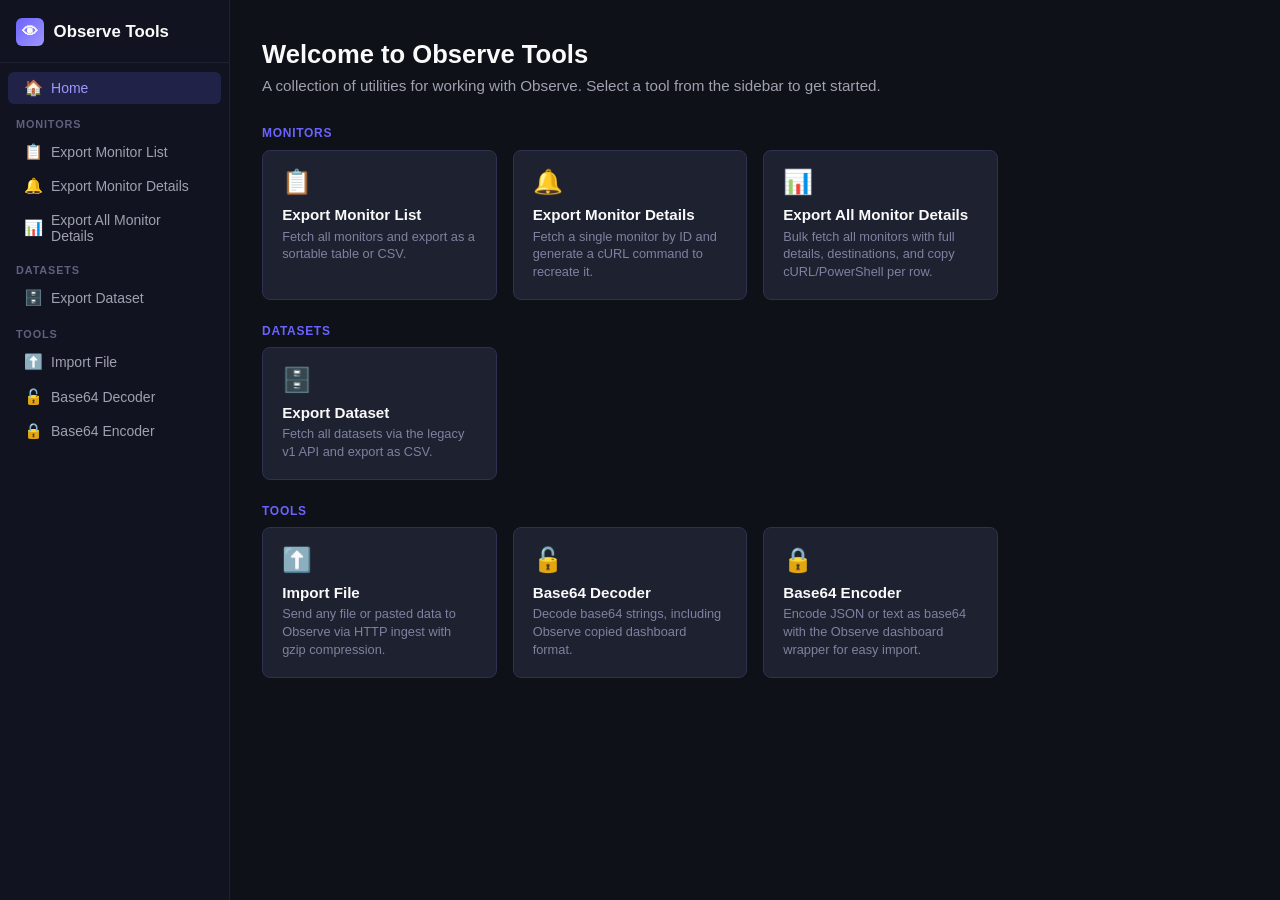
<file: standalone/index.html>
<!DOCTYPE html>
<html lang="en">
<head>
  <meta charset="UTF-8" />
  <meta name="viewport" content="width=device-width, initial-scale=1.0" />
  <title>Observe Tools</title>
  <style>
    *, *::before, *::after { box-sizing: border-box; margin: 0; padding: 0; }

    body {
      font-family: -apple-system, BlinkMacSystemFont, "Segoe UI", Roboto, sans-serif;
      background: #0e1117;
      color: #fafafa;
      height: 100vh;
      display: flex;
      overflow: hidden;
    }

    /* ── Sidebar ─────────────────────────────────────────────────────────── */
    nav {
      width: 230px;
      min-width: 230px;
      background: #111420;
      border-right: 1px solid #1e2130;
      display: flex;
      flex-direction: column;
      overflow-y: auto;
      padding-bottom: 1.5rem;
    }

    .logo {
      display: flex;
      align-items: center;
      gap: .6rem;
      padding: 1.1rem 1rem 1rem;
      font-size: 1.05rem;
      font-weight: 700;
      color: #fafafa;
      border-bottom: 1px solid #1e2130;
      margin-bottom: .5rem;
    }

    .logo-icon {
      width: 28px;
      height: 28px;
      background: linear-gradient(135deg, #6c63ff, #9f96ff);
      border-radius: 6px;
      display: flex;
      align-items: center;
      justify-content: center;
      font-size: 1rem;
      flex-shrink: 0;
    }

    .nav-group-label {
      font-size: .68rem;
      font-weight: 700;
      letter-spacing: .08em;
      text-transform: uppercase;
      color: #606080;
      padding: .8rem 1rem .3rem;
    }

    nav a {
      display: flex;
      align-items: center;
      gap: .55rem;
      padding: .45rem 1rem;
      font-size: .875rem;
      color: #a0a0b0;
      text-decoration: none;
      border-radius: 6px;
      margin: 1px .5rem;
      transition: background .12s, color .12s;
      cursor: pointer;
    }

    nav a:hover { background: #1e2130; color: #fafafa; }
    nav a.active { background: rgba(108,99,255,.18); color: #9f96ff; font-weight: 500; }

    .nav-icon { font-size: .95rem; width: 1.2em; text-align: center; flex-shrink: 0; }

    /* ── Main content ────────────────────────────────────────────────────── */
    main {
      flex: 1;
      display: flex;
      flex-direction: column;
      overflow: hidden;
    }

    #welcome {
      flex: 1;
      display: flex;
      flex-direction: column;
      padding: 2.5rem 2rem;
      overflow-y: auto;
    }

    #welcome h1 { font-size: 1.6rem; font-weight: 700; margin-bottom: .5rem; }
    #welcome .subtitle { color: #a0a0b0; font-size: .95rem; margin-bottom: 2rem; }

    .card-grid { display: grid; grid-template-columns: repeat(auto-fill, minmax(220px, 1fr)); gap: 1rem; }

    .welcome-card {
      background: #1e2130;
      border: 1px solid #2e3150;
      border-radius: 8px;
      padding: 1.1rem 1.2rem;
      cursor: pointer;
      transition: border-color .15s, background .15s;
    }
    .welcome-card:hover { border-color: #6c63ff; background: #222540; }

    .welcome-card .wc-icon { font-size: 1.5rem; margin-bottom: .6rem; }
    .welcome-card .wc-title { font-size: .95rem; font-weight: 600; margin-bottom: .3rem; }
    .welcome-card .wc-desc { font-size: .8rem; color: #8080a0; line-height: 1.4; }

    .section-label {
      font-size: .75rem;
      font-weight: 700;
      letter-spacing: .06em;
      text-transform: uppercase;
      color: #6c63ff;
      margin: 1.5rem 0 .6rem;
    }
    .section-label:first-of-type { margin-top: 0; }

    iframe {
      flex: 1;
      border: none;
      display: none;
      width: 100%;
      height: 100%;
    }
  </style>
</head>
<body>

<nav>
  <div class="logo">
    <div class="logo-icon">👁</div>
    Observe Tools
  </div>

  <a href="#" data-src="" class="active" id="home-link">
    <span class="nav-icon">🏠</span> Home
  </a>

  <div class="nav-group-label">Monitors</div>
  <a href="#" data-src="tools/export_monitor_list.html">
    <span class="nav-icon">📋</span> Export Monitor List
  </a>
  <a href="#" data-src="tools/export_monitor_details.html">
    <span class="nav-icon">🔔</span> Export Monitor Details
  </a>
  <a href="#" data-src="tools/export_all_monitor_details.html">
    <span class="nav-icon">📊</span> Export All Monitor Details
  </a>

  <div class="nav-group-label">Datasets</div>
  <a href="#" data-src="tools/export_dataset.html">
    <span class="nav-icon">🗄️</span> Export Dataset
  </a>

  <div class="nav-group-label">Tools</div>
  <a href="#" data-src="tools/import_file.html">
    <span class="nav-icon">⬆️</span> Import File
  </a>
  <a href="#" data-src="tools/base64_decoder.html">
    <span class="nav-icon">🔓</span> Base64 Decoder
  </a>
  <a href="#" data-src="tools/base64_encoder.html">
    <span class="nav-icon">🔒</span> Base64 Encoder
  </a>
</nav>

<main>
  <div id="welcome">
    <h1>Welcome to Observe Tools</h1>
    <p class="subtitle">A collection of utilities for working with Observe. Select a tool from the sidebar to get started.</p>

    <div class="section-label">Monitors</div>
    <div class="card-grid">
      <div class="welcome-card" data-src="tools/export_monitor_list.html">
        <div class="wc-icon">📋</div>
        <div class="wc-title">Export Monitor List</div>
        <div class="wc-desc">Fetch all monitors and export as a sortable table or CSV.</div>
      </div>
      <div class="welcome-card" data-src="tools/export_monitor_details.html">
        <div class="wc-icon">🔔</div>
        <div class="wc-title">Export Monitor Details</div>
        <div class="wc-desc">Fetch a single monitor by ID and generate a cURL command to recreate it.</div>
      </div>
      <div class="welcome-card" data-src="tools/export_all_monitor_details.html">
        <div class="wc-icon">📊</div>
        <div class="wc-title">Export All Monitor Details</div>
        <div class="wc-desc">Bulk fetch all monitors with full details, destinations, and copy cURL/PowerShell per row.</div>
      </div>
    </div>

    <div class="section-label">Datasets</div>
    <div class="card-grid">
      <div class="welcome-card" data-src="tools/export_dataset.html">
        <div class="wc-icon">🗄️</div>
        <div class="wc-title">Export Dataset</div>
        <div class="wc-desc">Fetch all datasets via the legacy v1 API and export as CSV.</div>
      </div>
    </div>

    <div class="section-label">Tools</div>
    <div class="card-grid">
      <div class="welcome-card" data-src="tools/import_file.html">
        <div class="wc-icon">⬆️</div>
        <div class="wc-title">Import File</div>
        <div class="wc-desc">Send any file or pasted data to Observe via HTTP ingest with gzip compression.</div>
      </div>
      <div class="welcome-card" data-src="tools/base64_decoder.html">
        <div class="wc-icon">🔓</div>
        <div class="wc-title">Base64 Decoder</div>
        <div class="wc-desc">Decode base64 strings, including Observe copied dashboard format.</div>
      </div>
      <div class="welcome-card" data-src="tools/base64_encoder.html">
        <div class="wc-icon">🔒</div>
        <div class="wc-title">Base64 Encoder</div>
        <div class="wc-desc">Encode JSON or text as base64 with the Observe dashboard wrapper for easy import.</div>
      </div>
    </div>
  </div>

  <iframe id="toolFrame" title="Tool"></iframe>
</main>

<script>
  const welcome = document.getElementById('welcome');
  const frame   = document.getElementById('toolFrame');

  function navigate(src, activeEl) {
    document.querySelectorAll('nav a').forEach(a => a.classList.remove('active'));
    if (activeEl) activeEl.classList.add('active');

    if (!src) {
      frame.style.display = 'none';
      welcome.style.display = 'flex';
    } else {
      welcome.style.display = 'none';
      frame.style.display = 'block';
      frame.src = src;
    }
  }

  document.querySelectorAll('nav a[data-src]').forEach(a => {
    a.addEventListener('click', e => {
      e.preventDefault();
      navigate(a.dataset.src, a);
    });
  });

  document.querySelectorAll('.welcome-card[data-src]').forEach(card => {
    card.addEventListener('click', () => {
      const src = card.dataset.src;
      const navLink = document.querySelector(`nav a[data-src="${src}"]`);
      navigate(src, navLink);
    });
  });

  document.getElementById('home-link').addEventListener('click', e => {
    e.preventDefault();
    navigate('', document.getElementById('home-link'));
  });
</script>
</body>
</html>
</file>
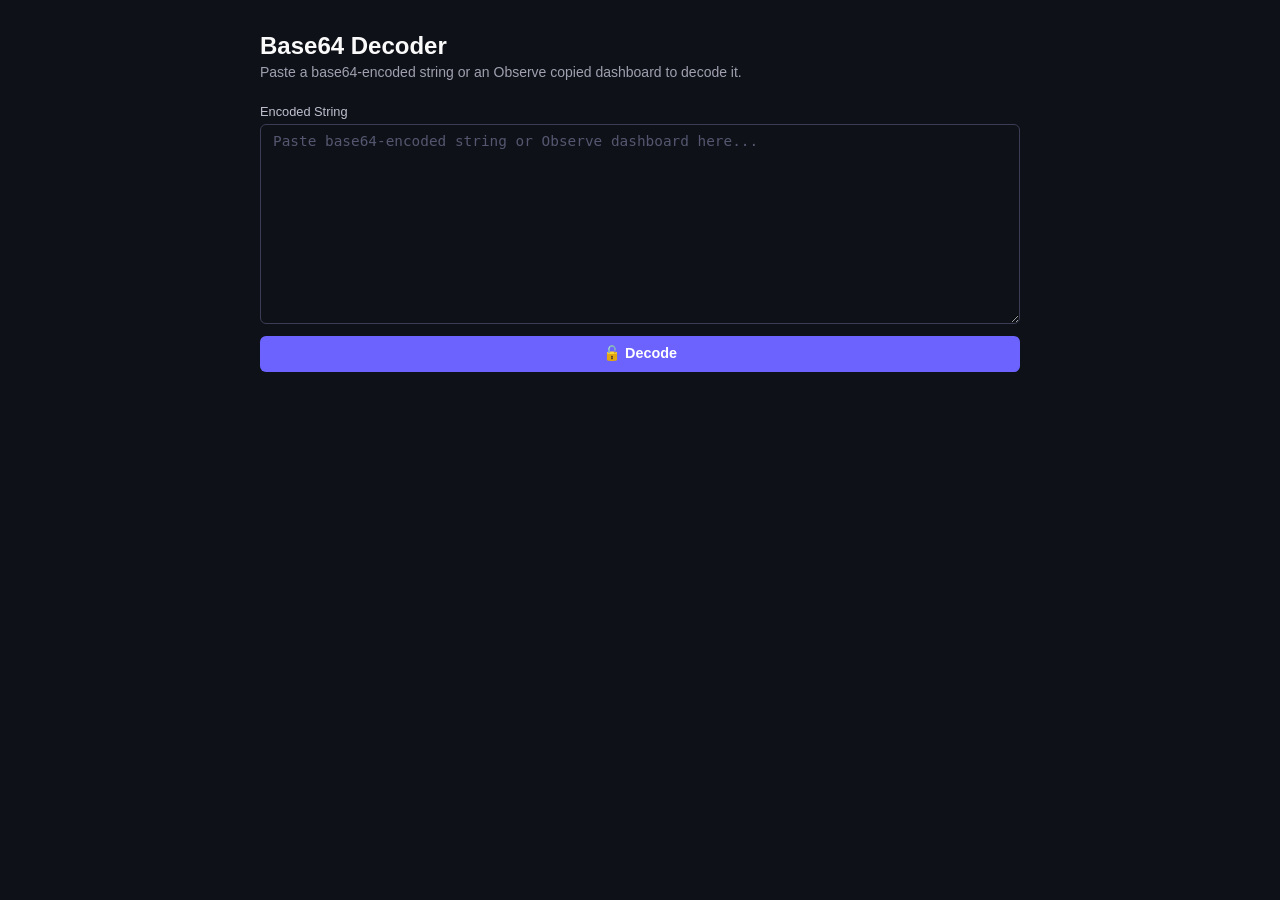
<file: standalone/tools/base64_decoder.html>
<!DOCTYPE html>
<html lang="en">
<head>
  <meta charset="UTF-8" />
  <meta name="viewport" content="width=device-width, initial-scale=1.0" />
  <title>Base64 Decoder — Observe</title>
  <link rel="stylesheet" href="../shared.css" />
  <style>.container { max-width: 760px; margin: 0 auto; }</style>
</head>
<body>
<div class="container">
  <h1>Base64 Decoder</h1>
  <p class="caption">Paste a base64-encoded string or an Observe copied dashboard to decode it.</p>

  <div>
    <label for="encodedInput">Encoded String</label>
    <textarea id="encodedInput" placeholder="Paste base64-encoded string or Observe dashboard here..."></textarea>
  </div>

  <button class="primary full" id="decodeBtn">🔓 Decode</button>

  <div class="alert" id="alertBox"></div>

  <div class="output-section" id="outputSection">
    <label>Decoded Output</label>
    <div class="output-box">
      <button class="copy-btn" id="copyBtn">Copy</button>
      <pre id="outputPre"></pre>
    </div>
  </div>
</div>

<script src="../shared.js"></script>
<script>
  const OBSERVE_START = "/* Observe!Start ";
  const OBSERVE_END   = " Observe!End */";

  document.getElementById('decodeBtn').addEventListener('click', () => {
    const input = document.getElementById('encodedInput').value;
    if (!input.trim()) { showAlert('warning', 'Paste a base64-encoded string first.'); return; }
    hideAlert();
    try {
      let result;
      if (input.includes(OBSERVE_START) && input.includes(OBSERVE_END)) {
        const startIdx = input.indexOf(OBSERVE_START) + OBSERVE_START.length;
        const endIdx   = input.indexOf(OBSERVE_END);
        if (endIdx <= startIdx) throw new Error('Malformed Observe dashboard format.');
        result = tryPrettyJson(decodeB64(input.slice(startIdx, endIdx).trim()));
      } else {
        result = tryPrettyJson(decodeB64(input.trim()));
      }
      document.getElementById('outputPre').textContent = result;
      document.getElementById('outputSection').classList.add('show');
    } catch (err) {
      showAlert('error', `Failed to decode: ${err.message}`);
      document.getElementById('outputSection').classList.remove('show');
    }
  });

  document.getElementById('copyBtn').addEventListener('click', e => {
    copyToClipboard(document.getElementById('outputPre').textContent, e.target);
  });
</script>
</body>
</html>
</file>
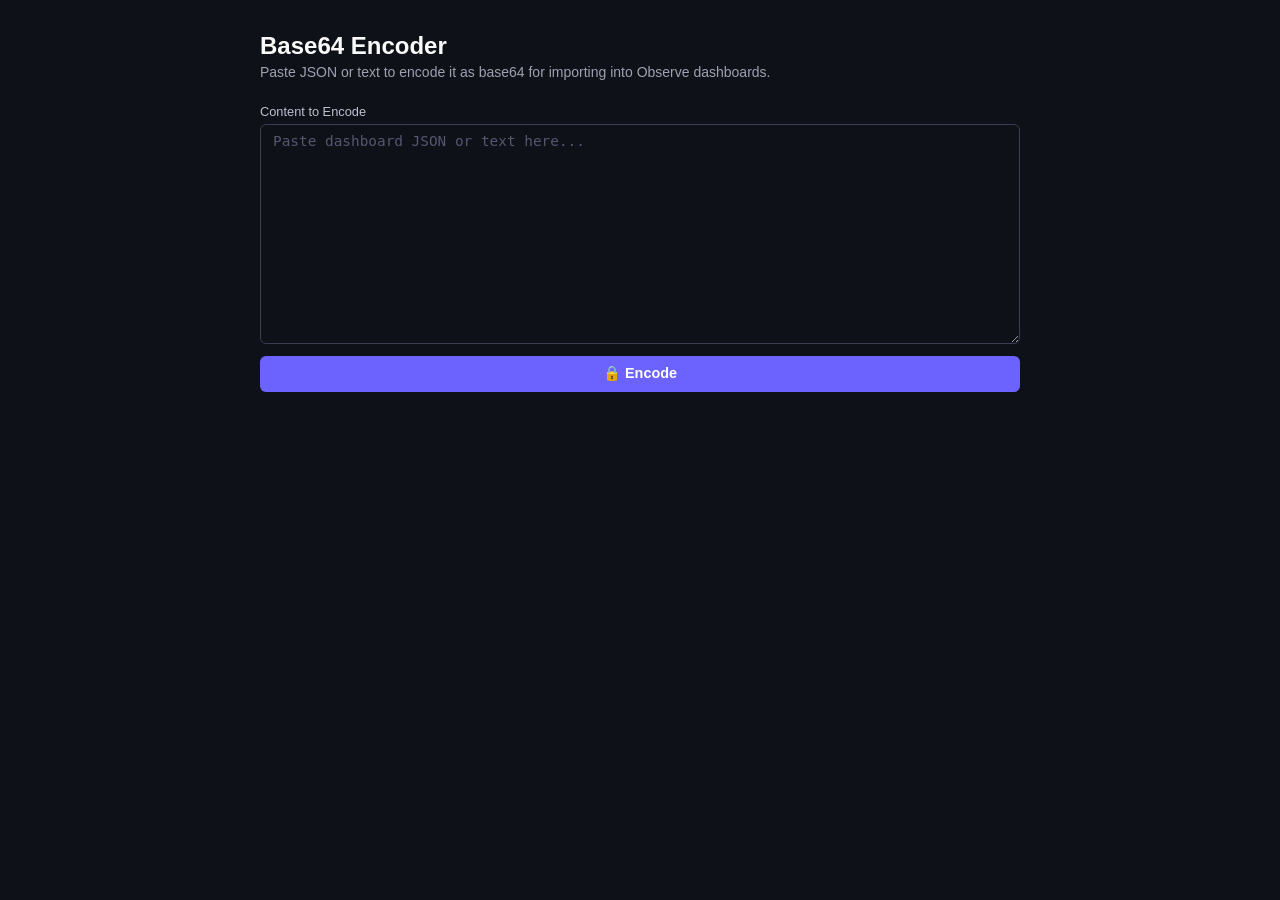
<file: standalone/tools/base64_encoder.html>
<!DOCTYPE html>
<html lang="en">
<head>
  <meta charset="UTF-8" />
  <meta name="viewport" content="width=device-width, initial-scale=1.0" />
  <title>Base64 Encoder — Observe</title>
  <link rel="stylesheet" href="../shared.css" />
  <style>
    .container { max-width: 760px; margin: 0 auto; }
    textarea { min-height: 220px; }
    .output-box pre { word-break: break-all; }
  </style>
</head>
<body>
<div class="container">
  <h1>Base64 Encoder</h1>
  <p class="caption">Paste JSON or text to encode it as base64 for importing into Observe dashboards.</p>

  <div>
    <label for="rawInput">Content to Encode</label>
    <textarea id="rawInput" placeholder="Paste dashboard JSON or text here..."></textarea>
  </div>

  <button class="primary full" id="encodeBtn">🔒 Encode</button>

  <div class="alert" id="alertBox"></div>

  <div class="output-section" id="outputSection">
    <label>Encoded Output</label>
    <div class="output-box">
      <button class="copy-btn" id="copyBtn">Copy</button>
      <pre id="outputPre"></pre>
    </div>
  </div>
</div>

<script src="../shared.js"></script>
<script>
  const HEADER = "Observe Copied Dashboard\nOpenTelemetry - Host Metrics\n/* Observe!Start ";
  const FOOTER = " Observe!End */";

  document.getElementById('encodeBtn').addEventListener('click', () => {
    const raw = document.getElementById('rawInput').value;
    if (!raw.trim()) { showAlert('warning', 'Paste some content to encode first.'); return; }
    hideAlert();
    let inputStr;
    try { const parsed = JSON.parse(raw.trim()); inputStr = JSON.stringify(parsed); }
    catch { inputStr = raw.trim(); }
    const result = `${HEADER}${btoa(unescape(encodeURIComponent(inputStr)))}${FOOTER}`;
    document.getElementById('outputPre').textContent = result;
    document.getElementById('outputSection').classList.add('show');
  });

  document.getElementById('copyBtn').addEventListener('click', e => {
    copyToClipboard(document.getElementById('outputPre').textContent, e.target);
  });
</script>
</body>
</html>
</file>
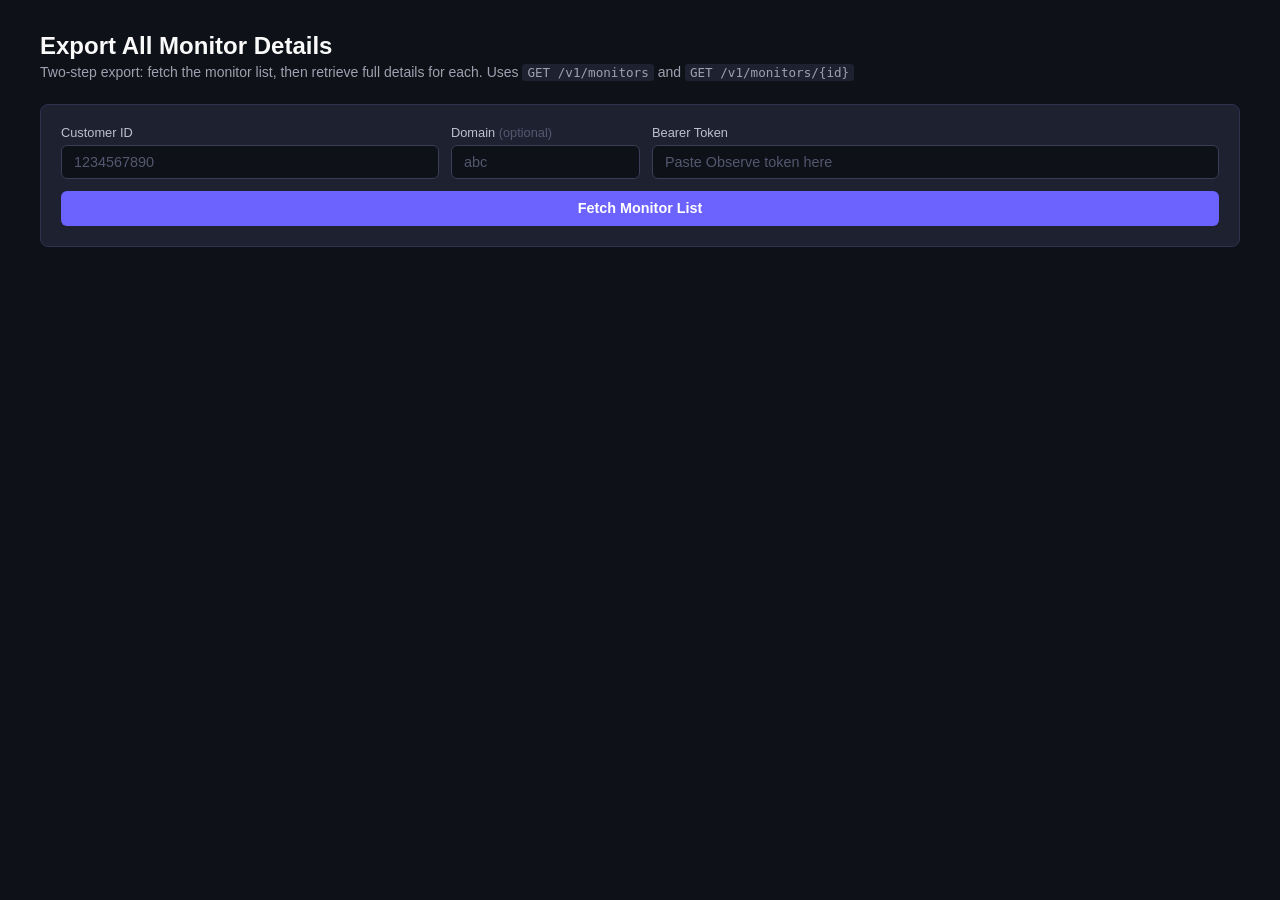
<file: standalone/tools/export_all_monitor_details.html>
<!DOCTYPE html>
<html lang="en">
<head>
  <meta charset="UTF-8" />
  <meta name="viewport" content="width=device-width, initial-scale=1.0" />
  <title>Export All Monitor Details — Observe</title>
  <link rel="stylesheet" href="../shared.css" />
  <style>.container { max-width: 1200px; margin: 0 auto; }</style>
</head>
<body>
<div class="container">
  <h1>Export All Monitor Details</h1>
  <p class="caption">Two-step export: fetch the monitor list, then retrieve full details for each. Uses <code>GET /v1/monitors</code> and <code>GET /v1/monitors/{id}</code></p>

  <div class="card">
    <div class="row row-3">
      <div>
        <label>Customer ID</label>
        <input type="text" id="customerId" placeholder="1234567890" />
      </div>
      <div>
        <label>Domain <span style="color:#555770">(optional)</span></label>
        <input type="text" id="domain" placeholder="abc" />
      </div>
      <div>
        <label>Bearer Token</label>
        <input type="password" id="token" placeholder="Paste Observe token here" />
      </div>
    </div>
    <button class="primary full" id="fetchListBtn">Fetch Monitor List</button>
  </div>

  <div class="alert" id="alertBox"></div>

  <div id="step1Results" style="display:none">
    <div class="toolbar">
      <button class="primary" id="fetchDetailsBtn">⟳ Fetch All Details</button>
      <span class="count" id="listCount"></span>
    </div>
    <div class="table-wrap" id="listTable"></div>
  </div>

  <div id="step2Section" style="display:none">
    <div class="progress-wrap">
      <div class="progress-label" id="progressLabel">Fetching…</div>
      <div class="progress-bar-bg"><div class="progress-bar-fill" id="progressFill"></div></div>
    </div>
  </div>

  <div id="step2Results" style="display:none">
    <div class="toolbar">
      <button class="secondary" id="csvBtn">⬇ Download CSV</button>
      <button class="secondary" id="jsonBtn">⬇ Download JSON</button>
      <span class="count" id="detailCount"></span>
    </div>
    <div class="table-wrap" id="detailTable"></div>
  </div>
</div>

<script src="../shared.js"></script>
<script>
  let monitorList = [], detailsMap = {};
  let cid = '', dom = '', tok = '';

  function renderListTable() {
    const hdrs = ['Name', 'Monitor ID', 'Description', 'Type', 'Status', 'Last Modified'];
    const rows = monitorList.map(m => `<tr>
      <td>${esc(m.name)}</td><td class="mono">${esc(m.id)}</td>
      <td class="dim sm">${esc(m.description)}</td>
      <td>${typeBadge(m.ruleKind)}</td>
      <td><span class="status-badge ${m.disabled ? 'stat-disabled' : 'stat-enabled'}">${m.disabled ? 'Disabled' : 'Enabled'}</span></td>
      <td class="dim sm" style="white-space:nowrap">${esc(nanoToDatetime(m.monitorVersion))}</td>
    </tr>`).join('');
    document.getElementById('listTable').innerHTML = `<table><thead><tr>${hdrs.map(h => `<th>${h}</th>`).join('')}</tr></thead><tbody>${rows}</tbody></table>`;
  }

  function renderDetailTable() {
    const hdrs = ['Name', 'Monitor ID', 'Description', 'Dataset ID(s)', 'Type', 'Status', 'Last Modified', 'Destinations', 'POST'];
    const rows = monitorList.map(m => {
      const detail = detailsMap[m.id];
      const postHTML = detail
        ? `<div class="post-btns"><button class="btn-curl" data-mid="${esc(m.id)}">cURL</button><button class="btn-ps" data-mid="${esc(m.id)}">PS</button></div>`
        : `<span class="dim sm">failed</span>`;
      const dsIds = extractDatasetIds(detail);
      const dsHTML = dsIds.length ? dsIds.map(d => `<span class="mono dim">${esc(d)}</span>`).join('<br>') : `<span class="dim">—</span>`;
      return `<tr>
        <td>${esc(m.name)}</td><td class="mono">${esc(m.id)}</td>
        <td class="dim sm">${esc(m.description)}</td>
        <td>${dsHTML}</td>
        <td>${typeBadge(m.ruleKind)}</td>
        <td><span class="status-badge ${m.disabled ? 'stat-disabled' : 'stat-enabled'}">${m.disabled ? 'Disabled' : 'Enabled'}</span></td>
        <td class="sm" style="white-space:nowrap;color:#a0a0b0">${esc(nanoToDatetime(m.monitorVersion))}</td>
        <td>${destIcons((detail?.actionRules) || [])}</td>
        <td>${postHTML}</td>
      </tr>`;
    }).join('');
    document.getElementById('detailTable').innerHTML = `<table><thead><tr>${hdrs.map(h => `<th>${h}</th>`).join('')}</tr></thead><tbody>${rows}</tbody></table>`;
  }

  document.getElementById('fetchListBtn').addEventListener('click', async () => {
    cid = document.getElementById('customerId').value.trim();
    dom = document.getElementById('domain').value.trim();
    tok = document.getElementById('token').value.trim();
    if (!cid || !tok) { showAlert('error', 'Customer ID and Bearer Token are required.'); return; }
    hideAlert();
    document.getElementById('fetchListBtn').disabled = true;
    document.getElementById('fetchListBtn').textContent = 'Fetching…';
    document.getElementById('step2Results').style.display = 'none';
    try {
      const resp = await fetch(`https://${buildObserveHost(cid, dom)}/v1/monitors`, { headers: observeAuthHeaders(cid, tok) });
      if (!resp.ok) throw new Error(`HTTP ${resp.status}: ${await resp.text()}`);
      const data = await resp.json();
      monitorList = Array.isArray(data) ? data : [];
      detailsMap = {};
      if (!monitorList.length) { showAlert('info', 'No monitors found.'); document.getElementById('step1Results').style.display = 'none'; }
      else {
        document.getElementById('listCount').textContent = `${monitorList.length} monitor${monitorList.length !== 1 ? 's' : ''}`;
        renderListTable();
        document.getElementById('step1Results').style.display = 'block';
      }
    } catch (e) { showAlert('error', e.message); }
    document.getElementById('fetchListBtn').disabled = false;
    document.getElementById('fetchListBtn').textContent = 'Fetch Monitor List';
  });

  document.getElementById('fetchDetailsBtn').addEventListener('click', async () => {
    if (!monitorList.length) return;
    document.getElementById('fetchDetailsBtn').disabled = true;
    document.getElementById('step2Section').style.display = 'block';
    document.getElementById('step2Results').style.display = 'none';
    const total = monitorList.length;
    const fill  = document.getElementById('progressFill');
    const label = document.getElementById('progressLabel');

    const BATCH_SIZE = 500;
    const CONCURRENCY = 20;
    const BATCH_PAUSE_SECONDS = 30;
    let done = 0;

    async function fetchOne(m) {
      try {
        const r = await fetch(`https://${buildObserveHost(cid, dom)}/v1/monitors/${m.id}`, { headers: observeAuthHeaders(cid, tok) });
        detailsMap[m.id] = r.ok ? await r.json() : null;
      } catch { detailsMap[m.id] = null; }
      done++;
      fill.style.width = `${Math.round(100 * done / total)}%`;
      label.textContent = `${done}/${total} fetched…`;
    }

    async function runBatch(batch) {
      let idx = 0;
      async function worker() {
        while (idx < batch.length) {
          const m = batch[idx++];
          await fetchOne(m);
        }
      }
      await Promise.all(Array.from({ length: Math.min(CONCURRENCY, batch.length) }, worker));
    }

    function sleep(ms) { return new Promise(res => setTimeout(res, ms)); }

    for (let i = 0; i < total; i += BATCH_SIZE) {
      const batch = monitorList.slice(i, i + BATCH_SIZE);
      await runBatch(batch);

      const isLastBatch = i + BATCH_SIZE >= total;
      if (!isLastBatch) {
        for (let remaining = BATCH_PAUSE_SECONDS; remaining > 0; remaining--) {
          label.textContent = `${done}/${total} fetched — pausing ${remaining}s before next batch…`;
          await sleep(1000);
        }
      }
    }

    label.textContent = 'Done!';
    const failed = Object.values(detailsMap).filter(v => !v).length;
    if (failed) showAlert('warning', `${failed} monitor(s) failed to fetch details.`);
    else hideAlert();
    renderDetailTable();
    document.getElementById('detailCount').textContent = `${total - failed} fetched${failed ? `, ${failed} failed` : ''}`;
    document.getElementById('step1Results').style.display = 'none';
    document.getElementById('step2Results').style.display = 'block';
    document.getElementById('step2Section').style.display = 'none';
    document.getElementById('fetchDetailsBtn').disabled = false;
  });

  document.addEventListener('click', e => {
    const btn = e.target;
    const mid = btn.getAttribute('data-mid');
    if (!mid || !detailsMap[mid]) return;
    const text = btn.classList.contains('btn-curl') ? buildCurlCmd(detailsMap[mid], cid, dom, tok)
               : btn.classList.contains('btn-ps')   ? buildPSCmd(detailsMap[mid], cid, dom, tok)
               : null;
    if (text) copyToClipboard(text, btn);
  });

  document.getElementById('csvBtn').addEventListener('click', () => {
    const hdrs = ['Name', 'Monitor ID', 'Description', 'Dataset ID(s)', 'Type', 'Status', 'Last Modified', 'Destinations', 'GET Response (JSON)'];
    const rows = monitorList.map(m => {
      const detail = detailsMap[m.id];
      const dests = ((detail?.actionRules) || []).map(r => r.definition?.type || 'Action').join(', ');
      return [m.name, m.id, m.description, extractDatasetIds(detail).join(', '), m.ruleKind, m.disabled ? 'Disabled' : 'Enabled', nanoToDatetime(m.monitorVersion), dests, detail ? JSON.stringify(detail) : ''];
    });
    downloadBlob(buildCSVString(hdrs, rows), 'observe_all_monitor_details.csv', 'text/csv');
  });

  document.getElementById('jsonBtn').addEventListener('click', () => {
    downloadBlob(JSON.stringify(monitorList.map(m => detailsMap[m.id]).filter(Boolean), null, 2), 'observe_all_monitor_details.json', 'application/json');
  });
</script>
</body>
</html>
</file>
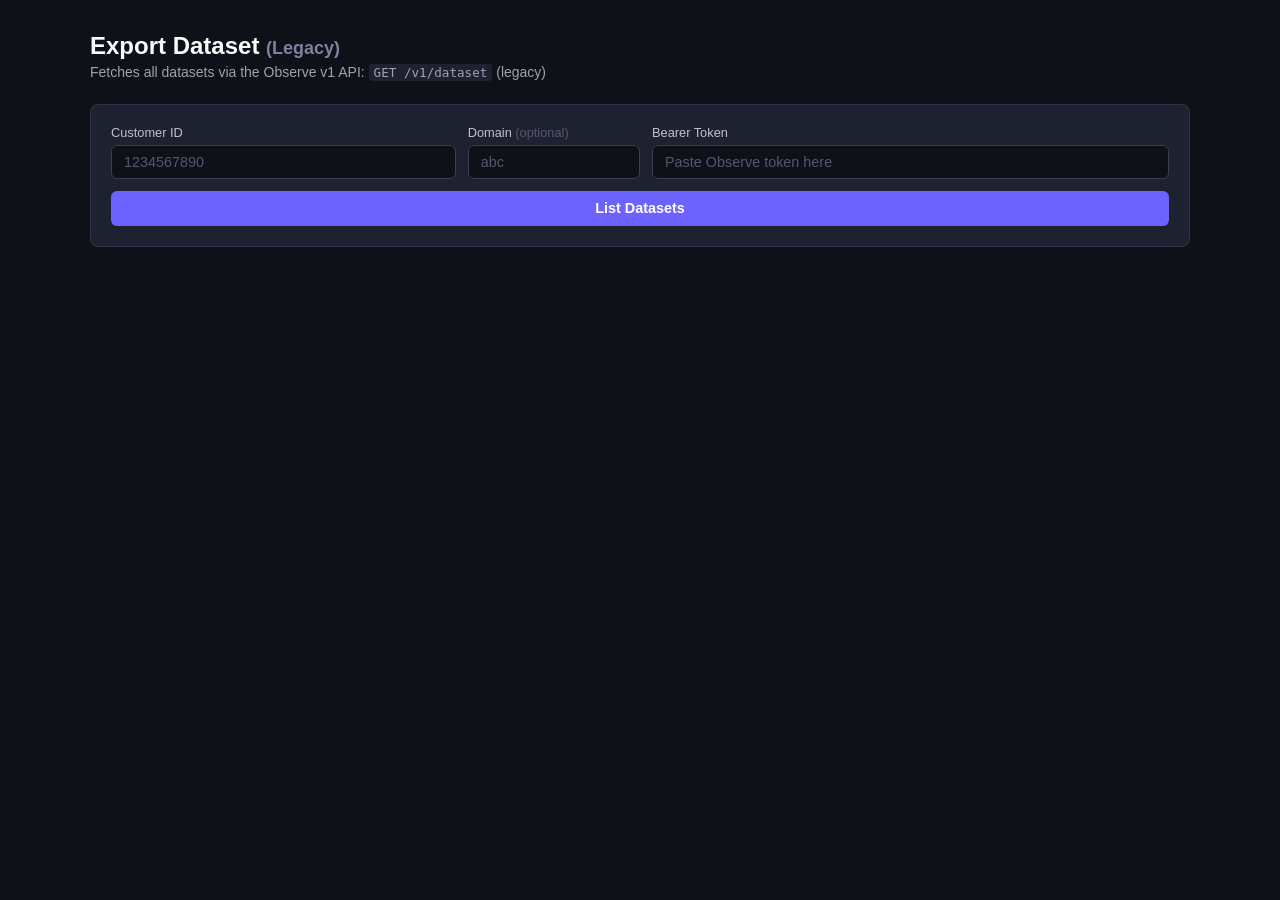
<file: standalone/tools/export_dataset.html>
<!DOCTYPE html>
<html lang="en">
<head>
  <meta charset="UTF-8" />
  <meta name="viewport" content="width=device-width, initial-scale=1.0" />
  <title>Export Dataset — Observe</title>
  <link rel="stylesheet" href="../shared.css" />
  <style>.container { max-width: 1100px; margin: 0 auto; }</style>
</head>
<body>
<div class="container">
  <h1>Export Dataset <span style="font-size:.75em;color:#8080a0">(Legacy)</span></h1>
  <p class="caption">Fetches all datasets via the Observe v1 API: <code>GET /v1/dataset</code> (legacy)</p>

  <div class="card">
    <div class="row row-3">
      <div>
        <label>Customer ID</label>
        <input type="text" id="customerId" placeholder="1234567890" />
      </div>
      <div>
        <label>Domain <span style="color:#555770">(optional)</span></label>
        <input type="text" id="domain" placeholder="abc" />
      </div>
      <div>
        <label>Bearer Token</label>
        <input type="password" id="token" placeholder="Paste Observe token here" />
      </div>
    </div>
    <button class="primary full" id="fetchBtn">List Datasets</button>
  </div>

  <div class="alert" id="alertBox"></div>

  <div id="results" style="display:none">
    <div class="toolbar">
      <button class="secondary" id="csvBtn">⬇ Download CSV</button>
      <input type="text" class="search-input" id="searchInput" placeholder="Filter…" />
      <span class="count" id="countLabel"></span>
    </div>
    <div class="table-wrap">
      <table>
        <thead>
          <tr>
            <th data-col="id">ID ↕</th>
            <th data-col="workspaceId">Workspace ID ↕</th>
            <th data-col="name">Name ↕</th>
            <th data-col="kind">Kind ↕</th>
            <th data-col="labelField">Label Field ↕</th>
            <th data-col="primaryKey">Primary Key ↕</th>
            <th data-col="urlPath">URL Path ↕</th>
            <th data-col="createdBy">Created By ↕</th>
            <th data-col="createdDate">Created Date ↕</th>
            <th data-col="updatedBy">Updated By ↕</th>
            <th data-col="updatedDate">Updated Date ↕</th>
          </tr>
        </thead>
        <tbody id="datasetBody"></tbody>
      </table>
    </div>
  </div>
</div>

<script src="../shared.js"></script>
<script>
  let allDatasets = [], sortCol = null, sortAsc = true, filterText = '';

  function getN(obj, path) { return path.split('.').reduce((o, k) => o?.[k], obj); }

  function parseDatasets(raw) {
    return (Array.isArray(raw) ? raw : []).map(d => {
      const pk = getN(d, 'config.primaryKey');
      return {
        id:          getN(d, 'meta.id') || '',
        workspaceId: getN(d, 'meta.workspaceId') || '',
        customerId:  getN(d, 'meta.customerId') || '',
        name:        getN(d, 'config.name') || '',
        labelField:  getN(d, 'config.labelField') || '',
        primaryKey:  Array.isArray(pk) ? pk.join(', ') : (pk || ''),
        urlPath:     getN(d, 'state.urlPath') || '',
        kind:        getN(d, 'state.kind') || '',
        createdBy:   getN(d, 'state.createdBy') || '',
        createdDate: isoToStr(getN(d, 'state.createdDate')),
        updatedBy:   getN(d, 'state.updatedBy') || '',
        updatedDate: isoToStr(getN(d, 'state.updatedDate')),
      };
    });
  }

  function filtered() {
    if (!filterText) return allDatasets;
    const q = filterText.toLowerCase();
    return allDatasets.filter(d => Object.values(d).some(v => String(v).toLowerCase().includes(q)));
  }

  function renderTable() {
    const rows = filtered();
    document.getElementById('countLabel').textContent = `${rows.length} result${rows.length !== 1 ? 's' : ''}${filterText ? ' (filtered)' : ''}`;
    document.getElementById('datasetBody').innerHTML = rows.map(d => `
      <tr>
        <td class="mono">${esc(d.id)}</td>
        <td class="mono">${esc(d.workspaceId)}</td>
        <td>${esc(d.name)}</td>
        <td class="dim">${esc(d.kind)}</td>
        <td class="dim">${esc(d.labelField)}</td>
        <td class="dim">${esc(d.primaryKey)}</td>
        <td class="dim" style="font-size:.8em">${esc(d.urlPath)}</td>
        <td class="dim">${esc(d.createdBy)}</td>
        <td class="dim" style="white-space:nowrap">${esc(d.createdDate)}</td>
        <td class="dim">${esc(d.updatedBy)}</td>
        <td class="dim" style="white-space:nowrap">${esc(d.updatedDate)}</td>
      </tr>`).join('');
  }

  document.getElementById('fetchBtn').addEventListener('click', async () => {
    const cid = document.getElementById('customerId').value.trim();
    const dom = document.getElementById('domain').value.trim();
    const tok = document.getElementById('token').value.trim();
    if (!cid || !tok) { showAlert('error', 'Customer ID and Bearer Token are required.'); return; }
    hideAlert();
    document.getElementById('fetchBtn').disabled = true;
    document.getElementById('fetchBtn').textContent = 'Fetching…';
    try {
      const resp = await fetch(`https://${buildObserveHost(cid, dom)}/v1/dataset`, { headers: observeAuthHeaders(cid, tok) });
      if (!resp.ok) throw new Error(`HTTP ${resp.status}: ${await resp.text()}`);
      const body = await resp.json();
      const raw = typeof body === 'object' && !Array.isArray(body) ? (body.data || []) : body;
      allDatasets = parseDatasets(raw);
      if (!allDatasets.length) { showAlert('info', 'No datasets found.'); document.getElementById('results').style.display = 'none'; }
      else { renderTable(); document.getElementById('results').style.display = 'block'; }
    } catch (e) { showAlert('error', e.message); }
    document.getElementById('fetchBtn').disabled = false;
    document.getElementById('fetchBtn').textContent = 'List Datasets';
  });

  document.getElementById('searchInput').addEventListener('input', e => {
    filterText = e.target.value;
    if (allDatasets.length) renderTable();
  });

  document.getElementById('csvBtn').addEventListener('click', () => {
    if (!allDatasets.length) return;
    const cols = ['id', 'workspaceId', 'customerId', 'name', 'labelField', 'primaryKey', 'urlPath', 'kind', 'createdBy', 'createdDate', 'updatedBy', 'updatedDate'];
    const hdrs = ['ID', 'Workspace ID', 'Customer ID', 'Name', 'Label Field', 'Primary Key', 'URL Path', 'Kind', 'Created By', 'Created Date', 'Updated By', 'Updated Date'];
    downloadBlob(buildCSVString(hdrs, allDatasets.map(d => cols.map(k => d[k]))), 'observe_datasets.csv', 'text/csv');
  });

  document.querySelectorAll('th[data-col]').forEach(th => {
    th.addEventListener('click', () => {
      const col = th.dataset.col;
      if (sortCol === col) sortAsc = !sortAsc; else { sortCol = col; sortAsc = true; }
      allDatasets.sort((a, b) => {
        const av = (a[col] || '').toLowerCase(), bv = (b[col] || '').toLowerCase();
        return sortAsc ? av.localeCompare(bv) : bv.localeCompare(av);
      });
      renderTable();
    });
  });
</script>
</body>
</html>
</file>
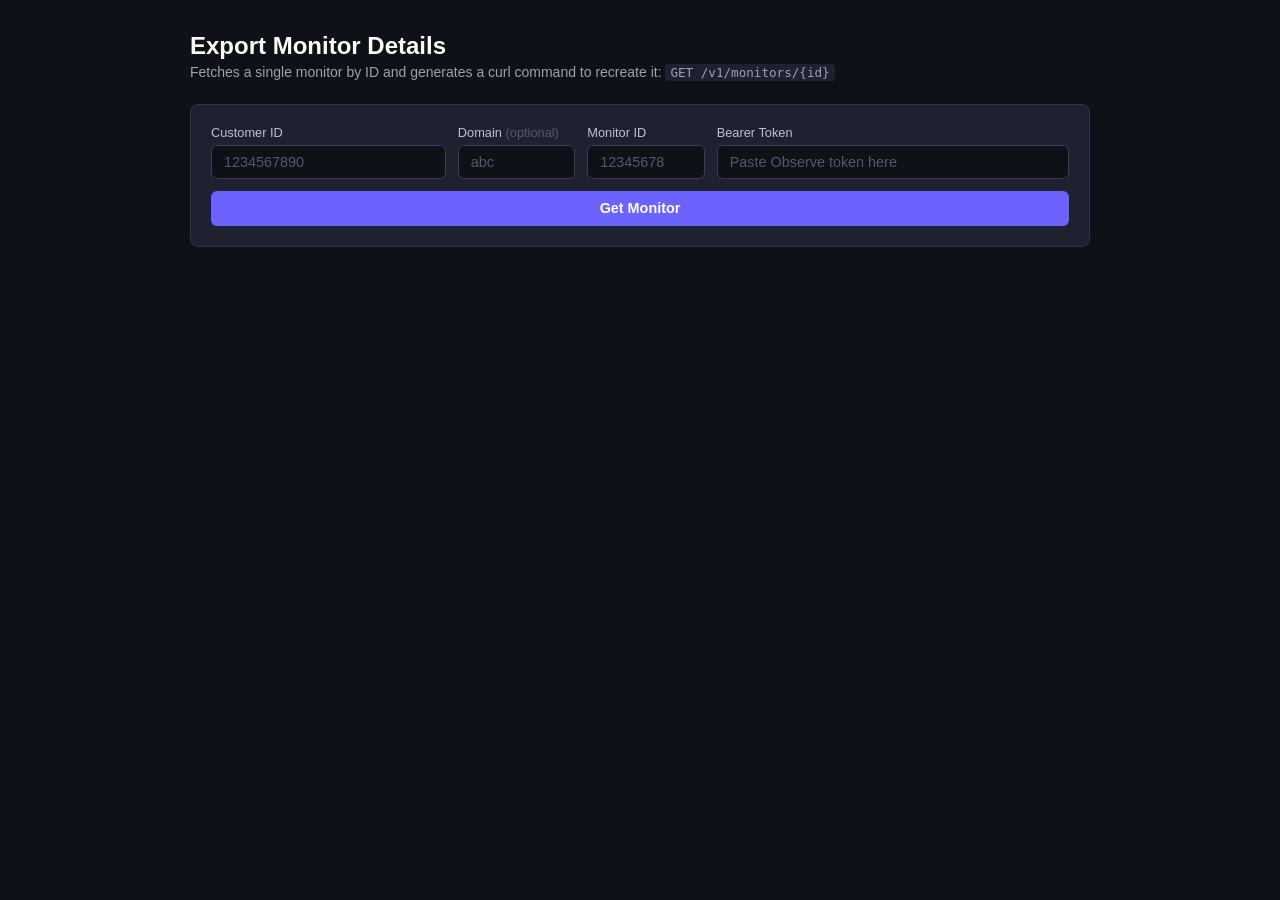
<file: standalone/tools/export_monitor_details.html>
<!DOCTYPE html>
<html lang="en">
<head>
  <meta charset="UTF-8" />
  <meta name="viewport" content="width=device-width, initial-scale=1.0" />
  <title>Export Monitor Details — Observe</title>
  <link rel="stylesheet" href="../shared.css" />
  <style>.container { max-width: 900px; margin: 0 auto; }</style>
</head>
<body>
<div class="container">
  <h1>Export Monitor Details</h1>
  <p class="caption">Fetches a single monitor by ID and generates a curl command to recreate it: <code>GET /v1/monitors/{id}</code></p>

  <div class="card">
    <div class="row row-4">
      <div>
        <label>Customer ID</label>
        <input type="text" id="customerId" placeholder="1234567890" />
      </div>
      <div>
        <label>Domain <span style="color:#555770">(optional)</span></label>
        <input type="text" id="domain" placeholder="abc" />
      </div>
      <div>
        <label>Monitor ID</label>
        <input type="text" id="monitorId" placeholder="12345678" />
      </div>
      <div>
        <label>Bearer Token</label>
        <input type="password" id="token" placeholder="Paste Observe token here" />
      </div>
    </div>
    <button class="primary full" id="fetchBtn">Get Monitor</button>
  </div>

  <div class="alert" id="alertBox"></div>

  <div id="results" style="display:none">
    <div class="monitor-name" id="monitorName"></div>
    <div class="meta-grid">
      <div class="meta-cell"><div class="meta-label">Monitor ID</div><div class="meta-value" id="metaId"></div></div>
      <div class="meta-cell"><div class="meta-label">Kind</div><div class="meta-value" id="metaKind"></div></div>
      <div class="meta-cell"><div class="meta-label">Status</div><div class="meta-value" id="metaStatus"></div></div>
      <div class="meta-cell"><div class="meta-label">Action Rules</div><div class="meta-value" id="metaActions" style="font-family:sans-serif;font-size:.85rem"></div></div>
    </div>
    <div class="tabs">
      <button class="tab-btn active" data-tab="json">GET /v1/monitors/{id}</button>
      <button class="tab-btn" data-tab="curl">POST /v1/monitors (recreate)</button>
    </div>
    <div id="tab-json" class="tab-panel active">
      <div class="code-wrap">
        <button class="copy-btn" id="copyJson">Copy</button>
        <pre id="jsonPre"></pre>
      </div>
    </div>
    <div id="tab-curl" class="tab-panel">
      <div class="code-wrap">
        <button class="copy-btn" id="copyCurl">Copy</button>
        <pre id="curlPre"></pre>
      </div>
    </div>
  </div>
</div>

<script src="../shared.js"></script>
<script>
  let jsonText = '', curlText = '';

  document.getElementById('fetchBtn').addEventListener('click', async () => {
    const cid = document.getElementById('customerId').value.trim();
    const dom = document.getElementById('domain').value.trim();
    const mid = document.getElementById('monitorId').value.trim();
    const tok = document.getElementById('token').value.trim();
    if (!cid || !mid || !tok) { showAlert('error', 'Customer ID, Monitor ID, and Bearer Token are required.'); return; }
    hideAlert();
    document.getElementById('fetchBtn').disabled = true;
    document.getElementById('fetchBtn').textContent = 'Fetching…';
    try {
      const resp = await fetch(`https://${buildObserveHost(cid, dom)}/v1/monitors/${mid}`, { headers: observeAuthHeaders(cid, tok) });
      if (!resp.ok) throw new Error(`HTTP ${resp.status}: ${await resp.text()}`);
      const data = await resp.json();
      jsonText = JSON.stringify(data, null, 2);
      curlText = buildCurlCmd(data, cid, dom, tok);
      document.getElementById('monitorName').textContent = data.name || 'Unknown';
      document.getElementById('metaId').textContent   = data.id || '';
      document.getElementById('metaKind').textContent = data.ruleKind || '';
      const statusEl = document.getElementById('metaStatus');
      statusEl.textContent = data.disabled ? 'disabled' : 'enabled';
      statusEl.className = `meta-value badge-${data.disabled ? 'disabled' : 'enabled'}-text`;
      const rules = (data.actionRules || []).sort((a, b) => (ACTION_ORDER[a.definition?.type || ''] ?? 4) - (ACTION_ORDER[b.definition?.type || ''] ?? 4));
      document.getElementById('metaActions').innerHTML = rules.length
        ? rules.map(r => `<div style="white-space:nowrap;overflow:hidden;text-overflow:ellipsis" title="${esc(r.definition?.webhook?.url || '')}">${actionLabel(r)}</div>`).join('')
        : '—';
      document.getElementById('jsonPre').textContent = jsonText;
      document.getElementById('curlPre').textContent = curlText;
      document.getElementById('results').style.display = 'block';
    } catch (e) { showAlert('error', e.message); }
    document.getElementById('fetchBtn').disabled = false;
    document.getElementById('fetchBtn').textContent = 'Get Monitor';
  });

  initTabs();
  document.getElementById('copyJson').addEventListener('click', e => copyToClipboard(jsonText, e.target));
  document.getElementById('copyCurl').addEventListener('click', e => copyToClipboard(curlText, e.target));
</script>
</body>
</html>
</file>
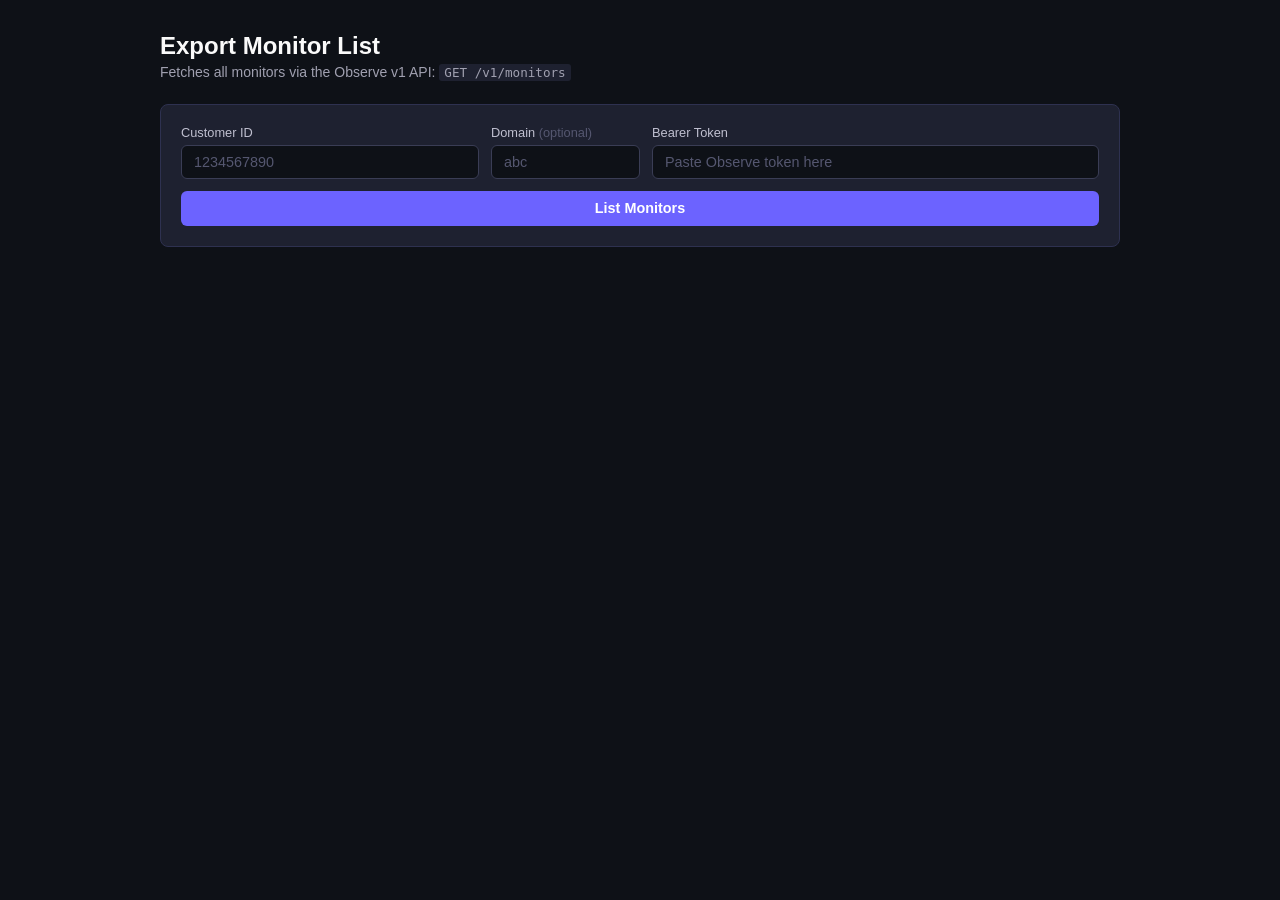
<file: standalone/tools/export_monitor_list.html>
<!DOCTYPE html>
<html lang="en">
<head>
  <meta charset="UTF-8" />
  <meta name="viewport" content="width=device-width, initial-scale=1.0" />
  <title>Export Monitor List — Observe</title>
  <link rel="stylesheet" href="../shared.css" />
  <style>.container { max-width: 960px; margin: 0 auto; }</style>
</head>
<body>
<div class="container">
  <h1>Export Monitor List</h1>
  <p class="caption">Fetches all monitors via the Observe v1 API: <code>GET /v1/monitors</code></p>

  <div class="card">
    <div class="row row-3">
      <div>
        <label>Customer ID</label>
        <input type="text" id="customerId" placeholder="1234567890" />
      </div>
      <div>
        <label>Domain <span style="color:#555770">(optional)</span></label>
        <input type="text" id="domain" placeholder="abc" />
      </div>
      <div>
        <label>Bearer Token</label>
        <input type="password" id="token" placeholder="Paste Observe token here" />
      </div>
    </div>
    <button class="primary full" id="fetchBtn">List Monitors</button>
  </div>

  <div class="alert" id="alertBox"></div>

  <div id="results" style="display:none">
    <div class="toolbar">
      <button class="secondary" id="csvBtn">⬇ Download CSV</button>
      <span class="count" id="countLabel"></span>
    </div>
    <div class="table-wrap">
      <table>
        <thead>
          <tr>
            <th data-col="name">Name ↕</th>
            <th data-col="id">Monitor ID ↕</th>
            <th data-col="description">Description ↕</th>
            <th data-col="ruleKind">Type ↕</th>
            <th data-col="status">Status ↕</th>
            <th data-col="monitorVersion">Last Modified ↕</th>
          </tr>
        </thead>
        <tbody id="monitorBody"></tbody>
      </table>
    </div>
  </div>
</div>

<script src="../shared.js"></script>
<script>
  let monitorData = [], sortCol = null, sortAsc = true;

  function renderTable() {
    document.getElementById('countLabel').textContent = `${monitorData.length} result${monitorData.length !== 1 ? 's' : ''}`;
    document.getElementById('monitorBody').innerHTML = monitorData.map(m => `
      <tr>
        <td>${esc(m.name)}</td>
        <td class="mono">${esc(m.id)}</td>
        <td style="color:#a0a0b0;font-size:.85em">${esc(m.description)}</td>
        <td>${typeBadge(m.ruleKind)}</td>
        <td><span class="badge-${m.disabled ? 'disabled' : 'enabled'}">${m.disabled ? 'Disabled' : 'Enabled'}</span></td>
        <td style="font-size:.85em;color:#a0a0b0;white-space:nowrap">${esc(nanoToDatetime(m.monitorVersion))}</td>
      </tr>`).join('');
  }

  document.getElementById('fetchBtn').addEventListener('click', async () => {
    const cid = document.getElementById('customerId').value.trim();
    const dom = document.getElementById('domain').value.trim();
    const tok = document.getElementById('token').value.trim();
    if (!cid || !tok) { showAlert('error', 'Customer ID and Bearer Token are required.'); return; }
    hideAlert();
    document.getElementById('fetchBtn').disabled = true;
    document.getElementById('fetchBtn').textContent = 'Fetching…';
    try {
      const resp = await fetch(`https://${buildObserveHost(cid, dom)}/v1/monitors`, { headers: observeAuthHeaders(cid, tok) });
      if (!resp.ok) throw new Error(`HTTP ${resp.status}: ${await resp.text()}`);
      const data = await resp.json();
      monitorData = Array.isArray(data) ? data : [];
      if (!monitorData.length) { showAlert('info', 'No monitors found.'); document.getElementById('results').style.display = 'none'; }
      else { renderTable(); document.getElementById('results').style.display = 'block'; }
    } catch (e) { showAlert('error', e.message); }
    document.getElementById('fetchBtn').disabled = false;
    document.getElementById('fetchBtn').textContent = 'List Monitors';
  });

  document.getElementById('csvBtn').addEventListener('click', () => {
    if (!monitorData.length) return;
    const headers = ['Name', 'Monitor ID', 'Description', 'Monitor Type', 'Status', 'Last Modified'];
    const rows = monitorData.map(m => [m.name, m.id, m.description, m.ruleKind, m.disabled ? 'Disabled' : 'Enabled', nanoToDatetime(m.monitorVersion)]);
    downloadBlob(buildCSVString(headers, rows), 'observe_monitors.csv', 'text/csv');
  });

  document.querySelectorAll('th[data-col]').forEach(th => {
    th.addEventListener('click', () => {
      const col = th.dataset.col;
      if (sortCol === col) sortAsc = !sortAsc; else { sortCol = col; sortAsc = true; }
      monitorData.sort((a, b) => {
        let av = col === 'status' ? (a.disabled ? 'disabled' : 'enabled') : String(a[col] || '').toLowerCase();
        let bv = col === 'status' ? (b.disabled ? 'disabled' : 'enabled') : String(b[col] || '').toLowerCase();
        return sortAsc ? av.localeCompare(bv) : bv.localeCompare(av);
      });
      renderTable();
    });
  });
</script>
</body>
</html>
</file>
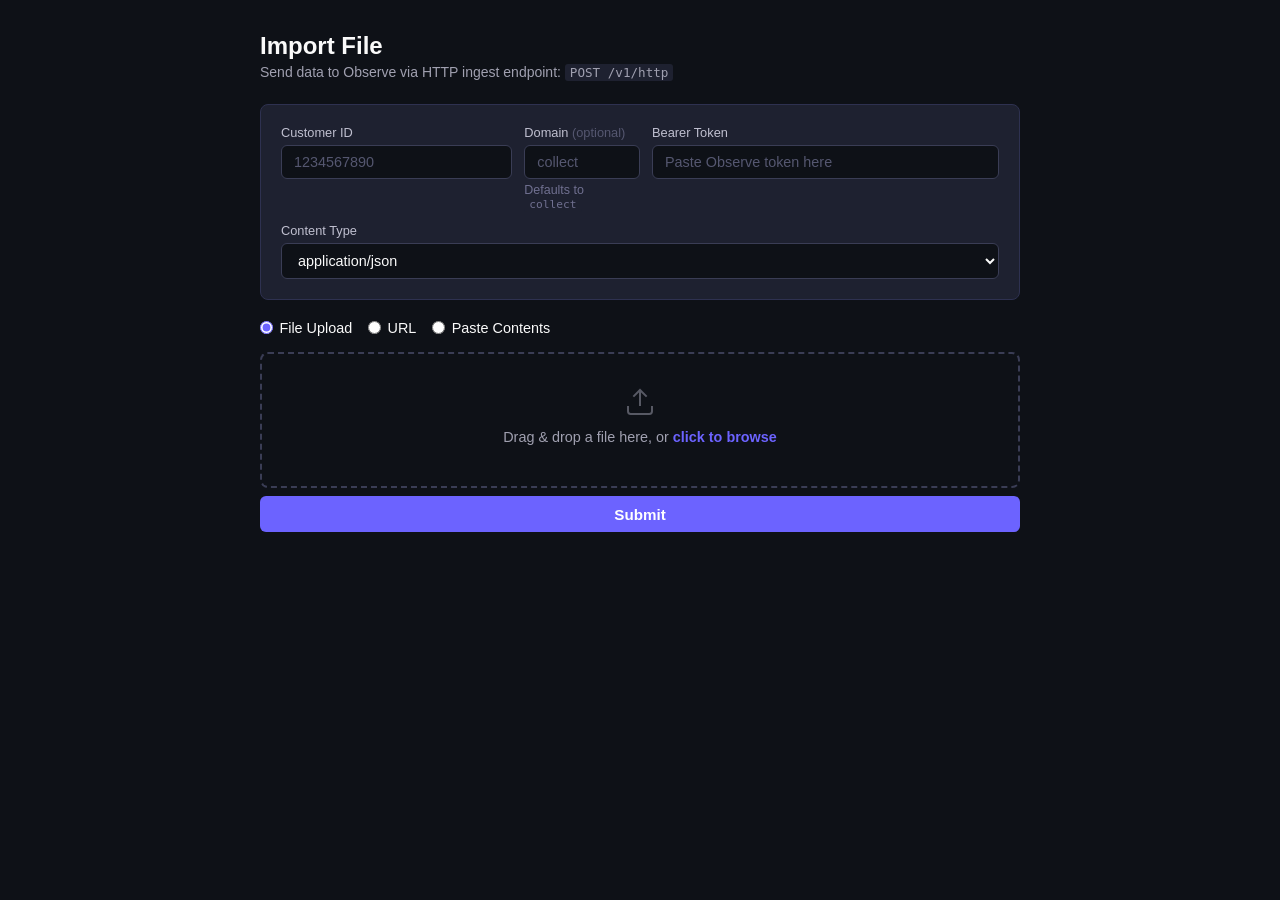
<file: standalone/tools/import_file.html>
<!DOCTYPE html>
<html lang="en">
<head>
  <meta charset="UTF-8" />
  <meta name="viewport" content="width=device-width, initial-scale=1.0" />
  <title>Import File — Observe</title>
  <link rel="stylesheet" href="../shared.css" />
  <style>.container { max-width: 760px; margin: 0 auto; }</style>
</head>
<body>
<div class="container">
  <h1>Import File</h1>
  <p class="caption">Send data to Observe via HTTP ingest endpoint: <code>POST /v1/http</code></p>

  <div class="card">
    <div class="row row-3">
      <div>
        <label for="customerId">Customer ID</label>
        <input type="text" id="customerId" placeholder="1234567890" autocomplete="off" />
      </div>
      <div>
        <label for="domain">Domain <span style="color:#555770">(optional)</span></label>
        <input type="text" id="domain" placeholder="collect" autocomplete="off" />
        <p class="help">Defaults to <code>collect</code></p>
      </div>
      <div>
        <label for="token">Bearer Token</label>
        <input type="password" id="token" placeholder="Paste Observe token here" autocomplete="off" />
      </div>
    </div>
    <div>
      <label for="contentType">Content Type</label>
      <select id="contentType">
        <option>application/json</option>
        <option>application/x-ndjson</option>
        <option>application/xml</option>
        <option>application/msgpack</option>
        <option>text/csv</option>
        <option>application/x-csv</option>
        <option>text/plain</option>
      </select>
    </div>
  </div>

  <div class="radio-group">
    <label><input type="radio" name="method" value="file" checked /> File Upload</label>
    <label><input type="radio" name="method" value="url" /> URL</label>
    <label><input type="radio" name="method" value="paste" /> Paste Contents</label>
  </div>

  <div id="panel-file" class="input-panel active">
    <div class="file-drop" id="fileDrop">
      <input type="file" id="fileInput" />
      <svg width="32" height="32" viewBox="0 0 24 24" fill="none" stroke="currentColor" stroke-width="1.5" style="margin-bottom:.5rem;opacity:.5"><path d="M21 15v4a2 2 0 0 1-2 2H5a2 2 0 0 1-2-2v-4"/><polyline points="17 8 12 3 7 8"/><line x1="12" y1="3" x2="12" y2="15"/></svg>
      <div>Drag &amp; drop a file here, or <strong style="color:#6c63ff">click to browse</strong></div>
      <div class="file-name" id="fileName"></div>
    </div>
  </div>
  <div id="panel-url" class="input-panel">
    <label for="urlInput">Public File URL</label>
    <input type="text" id="urlInput" placeholder="https://example.com/data.json" />
    <p class="help">Note: the remote server must allow cross-origin requests (CORS).</p>
  </div>
  <div id="panel-paste" class="input-panel">
    <label for="pasteInput">Paste data here</label>
    <textarea id="pasteInput" placeholder="Paste your data here..."></textarea>
  </div>

  <button type="submit" id="submitBtn">Submit</button>

  <div class="alert" id="statusMsg"></div>
</div>

<script src="../shared.js"></script>
<script>
  const panels = { file: document.getElementById('panel-file'), url: document.getElementById('panel-url'), paste: document.getElementById('panel-paste') };
  document.querySelectorAll('input[name="method"]').forEach(r => {
    r.addEventListener('change', () => {
      Object.entries(panels).forEach(([k, el]) => el.classList.toggle('active', k === r.value));
    });
  });

  const fileDrop = document.getElementById('fileDrop');
  const fileInput = document.getElementById('fileInput');
  let selectedFile = null;

  fileDrop.addEventListener('click', () => fileInput.click());
  fileInput.addEventListener('change', () => {
    selectedFile = fileInput.files[0] || null;
    document.getElementById('fileName').textContent = selectedFile ? selectedFile.name : '';
  });
  fileDrop.addEventListener('dragover', e => { e.preventDefault(); fileDrop.classList.add('dragover'); });
  fileDrop.addEventListener('dragleave', () => fileDrop.classList.remove('dragover'));
  fileDrop.addEventListener('drop', e => {
    e.preventDefault();
    fileDrop.classList.remove('dragover');
    selectedFile = e.dataTransfer.files[0] || null;
    document.getElementById('fileName').textContent = selectedFile ? selectedFile.name : '';
  });

  function showStatus(type, html) {
    const el = document.getElementById('statusMsg');
    el.className = `alert ${type} show`;
    el.innerHTML = html;
    el.scrollIntoView({ behavior: 'smooth', block: 'nearest' });
  }

  document.getElementById('submitBtn').addEventListener('click', async () => {
    const customerId  = document.getElementById('customerId').value.trim();
    const domain      = document.getElementById('domain').value.trim() || 'collect';
    const token       = document.getElementById('token').value.trim();
    const contentType = document.getElementById('contentType').value;
    const method      = document.querySelector('input[name="method"]:checked').value;

    if (!customerId || !token) { showStatus('error', 'Customer ID and Bearer Token are required.'); return; }

    const endpoint = `https://${customerId}.${domain}.observeinc.com/v1/http`;
    let data = null, sourceLabel = '';

    try {
      if (method === 'file') {
        if (!selectedFile) { showStatus('error', 'Please select a file.'); return; }
        data = new Uint8Array(await selectedFile.arrayBuffer());
        sourceLabel = selectedFile.name;
      } else if (method === 'url') {
        const url = document.getElementById('urlInput').value.trim();
        if (!url) { showStatus('error', 'Please enter a URL.'); return; }
        showStatus('info', 'Fetching file from URL…');
        const res = await fetch(url);
        if (!res.ok) throw new Error(`Failed to fetch URL: HTTP ${res.status}`);
        data = new Uint8Array(await res.arrayBuffer());
        sourceLabel = url;
      } else {
        const text = document.getElementById('pasteInput').value;
        if (!text.trim()) { showStatus('error', 'Please paste some data.'); return; }
        data = new TextEncoder().encode(text);
        sourceLabel = `${data.length.toLocaleString()} bytes pasted`;
      }

      showStatus('info', `Compressing and sending ${data.length.toLocaleString()} bytes to <code>${endpoint}</code>…`);
      document.getElementById('submitBtn').disabled = true;

      const compressed = await gzipBytes(data);
      const resp = await fetch(endpoint, {
        method: 'POST',
        headers: { 'Authorization': `Bearer ${token}`, 'Content-Type': contentType, 'Content-Encoding': 'gzip' },
        body: compressed,
      });
      document.getElementById('submitBtn').disabled = false;

      if (!resp.ok) throw new Error(`HTTP ${resp.status}: ${await resp.text()}`);
      showStatus('success', `Sent successfully — HTTP ${resp.status} &nbsp;|&nbsp; Source: ${sourceLabel} &nbsp;|&nbsp; Endpoint: <code>${endpoint}</code>`);
    } catch (err) {
      document.getElementById('submitBtn').disabled = false;
      showStatus('error', err.message || String(err));
    }
  });
</script>
</body>
</html>
</file>
<file: standalone/shared.css>
/* ── Reset ──────────────────────────────────────────────────────────────── */
*, *::before, *::after { box-sizing: border-box; margin: 0; padding: 0; }

/* ── Base ───────────────────────────────────────────────────────────────── */
body {
  font-family: -apple-system, BlinkMacSystemFont, "Segoe UI", Roboto, sans-serif;
  background: #0e1117;
  color: #fafafa;
  min-height: 100vh;
  padding: 2rem 1rem;
}

h1 { font-size: 1.5rem; font-weight: 700; margin-bottom: .25rem; }
.caption { color: #a0a0b0; font-size: .875rem; margin-bottom: 1.5rem; }
code { background: #1e2130; padding: 1px 5px; border-radius: 3px; font-size: .9em; font-family: monospace; }
.help { font-size: .78rem; color: #707090; margin-top: .25rem; }

/* ── Card ───────────────────────────────────────────────────────────────── */
.card {
  background: #1e2130;
  border: 1px solid #2e3150;
  border-radius: 8px;
  padding: 1.25rem;
  margin-bottom: 1.25rem;
}

/* ── Grid layouts ───────────────────────────────────────────────────────── */
.row   { display: grid; gap: .75rem; margin-bottom: .75rem; }
.row-2 { grid-template-columns: 1fr 1fr; }
.row-3 { grid-template-columns: 2fr 1fr 3fr; }
.row-4 { grid-template-columns: 2fr 1fr 1fr 3fr; }

/* ── Form elements ──────────────────────────────────────────────────────── */
label {
  display: block;
  font-size: .8rem;
  color: #c0c0d0;
  margin-bottom: .3rem;
  font-weight: 500;
}

input[type="text"],
input[type="password"],
select,
textarea {
  width: 100%;
  background: #0e1117;
  border: 1px solid #3a3d55;
  border-radius: 6px;
  color: #fafafa;
  font-size: .9rem;
  padding: .5rem .75rem;
  outline: none;
  transition: border-color .15s;
}

input[type="text"]:focus,
input[type="password"]:focus,
select:focus,
textarea:focus { border-color: #6c63ff; }

input::placeholder, textarea::placeholder { color: #555770; }
select option { background: #1e2130; }
input[type="radio"] { accent-color: #6c63ff; }
textarea { resize: vertical; min-height: 200px; font-family: monospace; }

/* ── Buttons ────────────────────────────────────────────────────────────── */
button.primary {
  background: #6c63ff;
  color: #fff;
  border: none;
  border-radius: 6px;
  padding: .6rem 1.4rem;
  font-size: .9rem;
  font-weight: 600;
  cursor: pointer;
  transition: background .15s;
}
button.primary:hover { background: #5a52e0; }
button.primary:disabled { background: #444; cursor: not-allowed; }
button.primary.full { display: block; width: 100%; margin-top: .5rem; }

button.secondary {
  background: #2a2d45;
  color: #c0c0d0;
  border: 1px solid #3a3d55;
  border-radius: 6px;
  padding: .4rem .9rem;
  font-size: .85rem;
  font-weight: 500;
  cursor: pointer;
}
button.secondary:hover { background: #3a3d55; }

/* submit-style button (used by import_file) */
button[type="submit"] {
  background: #6c63ff;
  color: #fff;
  border: none;
  border-radius: 6px;
  padding: .6rem 1.4rem;
  font-size: .95rem;
  font-weight: 600;
  cursor: pointer;
  transition: background .15s;
  display: block;
  width: 100%;
  margin-top: .5rem;
}
button[type="submit"]:hover { background: #5a52e0; }
button[type="submit"]:disabled { background: #444; cursor: not-allowed; }

/* ── Toolbar ────────────────────────────────────────────────────────────── */
.toolbar { display: flex; align-items: center; gap: .75rem; flex-wrap: wrap; margin-bottom: .75rem; }
.count { color: #a0a0b0; font-size: .85rem; }
.search-input {
  background: #1e2130;
  border: 1px solid #2e3150;
  border-radius: 6px;
  color: #fafafa;
  padding: .4rem .75rem;
  font-size: .85rem;
  outline: none;
  width: 220px;
}
.search-input:focus { border-color: #6c63ff; }

/* ── Tables ─────────────────────────────────────────────────────────────── */
.table-wrap { overflow-x: auto; }
table { width: 100%; border-collapse: collapse; font-size: .82rem; }
th {
  text-align: left;
  padding: 7px 10px;
  border-bottom: 2px solid #2e3150;
  font-size: .75rem;
  font-weight: 600;
  color: #8080a0;
  white-space: nowrap;
  cursor: pointer;
  user-select: none;
}
th:hover { color: #c0c0d0; }
td { padding: 6px 10px; border-bottom: 1px solid #1a1d2e; vertical-align: middle; }
tr:hover td { background: #181b2a; }

/* ── Text utilities ─────────────────────────────────────────────────────── */
.mono { font-family: monospace; font-size: .8em; color: #a0a0b0; }
.dim  { color: #606080; }
.sm   { font-size: .82em; }

/* ── Alerts ─────────────────────────────────────────────────────────────── */
.alert {
  border-radius: 6px;
  padding: .65rem 1rem;
  font-size: .875rem;
  margin-top: .75rem;
  display: none;
}
.alert.error   { background: rgba(255,80,80,.15);  border: 1px solid rgba(255,80,80,.4);  color: #ff6b6b; display: block; }
.alert.warning { background: rgba(255,180,0,.12);  border: 1px solid rgba(255,180,0,.35); color: #ffd966; display: block; }
.alert.info    { background: rgba(80,160,255,.15); border: 1px solid rgba(80,160,255,.4); color: #7ec8ff; display: block; }
.alert.success { background: rgba(0,200,100,.15);  border: 1px solid rgba(0,200,100,.4);  color: #00e87a; display: block; }
.alert.show    { display: block; }

/* ── Badges ─────────────────────────────────────────────────────────────── */
.type-badge, .status-badge {
  padding: 2px 7px;
  border-radius: 10px;
  font-size: .75em;
  font-weight: 500;
  white-space: nowrap;
}
.type-promote   { background: rgba(79,140,255,.15);  color: #79c0ff; }
.type-anomaly   { background: rgba(180,130,255,.15); color: #d2a8ff; }
.type-count     { background: rgba(247,120,186,.15); color: #f778ba; }
.type-threshold { background: rgba(45,212,191,.15);  color: #2dd4bf; }
.type-other     { background: rgba(120,120,160,.15); color: #8080a0; }
.stat-enabled   { background: rgba(0,200,100,.12);   color: #00e87a; }
.stat-disabled  { background: rgba(255,80,80,.12);   color: #ff6b6b; }

/* export_monitor_list uses .badge-* (with padding) */
.badge-enabled   { background: rgba(0,200,100,.15);  color: #00e87a;  padding: 2px 8px; border-radius: 10px; font-size: .78em; font-weight: 500; }
.badge-disabled  { background: rgba(255,80,80,.15);  color: #ff6b6b;  padding: 2px 8px; border-radius: 10px; font-size: .78em; font-weight: 500; }
.badge-promote   { background: rgba(79,140,255,.15);  color: #79c0ff; padding: 2px 8px; border-radius: 10px; font-size: .78em; }
.badge-anomaly   { background: rgba(180,130,255,.15); color: #d2a8ff; padding: 2px 8px; border-radius: 10px; font-size: .78em; }
.badge-count     { background: rgba(247,120,186,.15); color: #f778ba; padding: 2px 8px; border-radius: 10px; font-size: .78em; }
.badge-threshold { background: rgba(45,212,191,.15);  color: #2dd4bf; padding: 2px 8px; border-radius: 10px; font-size: .78em; }
.badge-other     { background: rgba(120,120,160,.15); color: #8080a0; padding: 2px 8px; border-radius: 10px; font-size: .78em; }

/* export_monitor_details uses color-only badge on meta-value */
.badge-enabled-text  { color: #00e87a; }
.badge-disabled-text { color: #ff6b6b; }

/* ── Copy / POST buttons ────────────────────────────────────────────────── */
.post-btns { display: flex; gap: 4px; flex-wrap: nowrap; }
.btn-curl, .btn-ps {
  border: none;
  border-radius: 4px;
  padding: 2px 7px;
  font-size: .72rem;
  font-weight: 500;
  cursor: pointer;
  transition: background .15s;
  white-space: nowrap;
}
.btn-curl        { background: rgba(79,140,255,.15);  color: #79c0ff; }
.btn-curl:hover  { background: rgba(79,140,255,.3);  }
.btn-ps          { background: rgba(180,130,255,.15); color: #d2a8ff; }
.btn-ps:hover    { background: rgba(180,130,255,.3);  }
.btn-curl.ok, .btn-ps.ok  { background: rgba(0,200,100,.2);  color: #00e87a; }
.btn-curl.err,.btn-ps.err { background: rgba(255,80,80,.2);  color: #ff6b6b; }
.dest-icon { cursor: help; margin-right: 2px; }

/* ── Tabs ───────────────────────────────────────────────────────────────── */
.tabs { display: flex; gap: .25rem; border-bottom: 1px solid #2e3150; margin-bottom: 1rem; }
.tab-btn {
  background: none;
  border: none;
  color: #8080a0;
  font-size: .9rem;
  padding: .5rem 1rem;
  cursor: pointer;
  border-bottom: 2px solid transparent;
  margin-bottom: -1px;
  transition: color .15s;
}
.tab-btn.active { color: #6c63ff; border-bottom-color: #6c63ff; }
.tab-btn:hover  { color: #c0c0d0; }
.tab-panel { display: none; }
.tab-panel.active { display: block; }

/* ── Code blocks ────────────────────────────────────────────────────────── */
.code-wrap { position: relative; }
pre {
  background: #1e2130;
  border: 1px solid #2e3150;
  border-radius: 6px;
  padding: 1rem;
  font-family: monospace;
  font-size: .82rem;
  white-space: pre-wrap;
  word-break: break-word;
  color: #e0e0f0;
  overflow-x: auto;
  max-height: 60vh;
  overflow-y: auto;
}
.copy-btn {
  position: absolute;
  top: .5rem;
  right: .5rem;
  background: #2a2d45;
  color: #c0c0d0;
  border: 1px solid #3a3d55;
  border-radius: 4px;
  padding: .25rem .6rem;
  font-size: .78rem;
  cursor: pointer;
  width: auto;
  margin: 0;
}
.copy-btn:hover { background: #3a3d55; color: #fff; }

/* ── Progress bar ───────────────────────────────────────────────────────── */
.progress-wrap  { margin: 1rem 0; }
.progress-label { font-size: .85rem; color: #a0a0b0; margin-bottom: .35rem; }
.progress-bar-bg   { background: #1e2130; border-radius: 4px; height: 8px; overflow: hidden; border: 1px solid #2e3150; }
.progress-bar-fill { background: #6c63ff; height: 100%; width: 0%; transition: width .2s; border-radius: 4px; }

/* ── Output section (base64 tools) ─────────────────────────────────────── */
.output-section { margin-top: 1.25rem; display: none; }
.output-section.show { display: block; }
.output-box {
  position: relative;
  background: #0e1117;
  border: 1px solid #3a3d55;
  border-radius: 6px;
  padding: .75rem;
  margin-top: .4rem;
}
.output-box pre {
  background: none;
  border: none;
  padding: 0;
  font-size: .85rem;
  max-height: none;
  overflow: visible;
}

/* ── Radio group + file drop (import_file) ──────────────────────────────── */
.radio-group { display: flex; gap: 1rem; margin-bottom: 1rem; }
.radio-group label { display: flex; align-items: center; gap: .4rem; cursor: pointer; font-size: .9rem; color: #fafafa; margin: 0; }
.input-panel { display: none; }
.input-panel.active { display: block; }
.file-drop {
  border: 2px dashed #3a3d55;
  border-radius: 8px;
  padding: 2rem;
  text-align: center;
  cursor: pointer;
  color: #a0a0b0;
  font-size: .9rem;
  transition: border-color .2s, background .2s;
}
.file-drop:hover, .file-drop.dragover { border-color: #6c63ff; background: rgba(108,99,255,.07); }
.file-drop input[type="file"] { display: none; }
.file-name { margin-top: .6rem; font-size: .85rem; color: #6c63ff; }

/* ── Meta grid (export_monitor_details) ─────────────────────────────────── */
.meta-grid { display: grid; grid-template-columns: repeat(4, 1fr); gap: .75rem; margin-bottom: 1.25rem; }
.meta-cell { background: #1e2130; border: 1px solid #2e3150; border-radius: 6px; padding: .75rem; }
.meta-label { font-size: .75rem; color: #8080a0; margin-bottom: .3rem; }
.meta-value { font-size: .9rem; font-family: monospace; }
.monitor-name { font-size: 1.1rem; font-weight: 600; margin-bottom: 1rem; }
</file>
